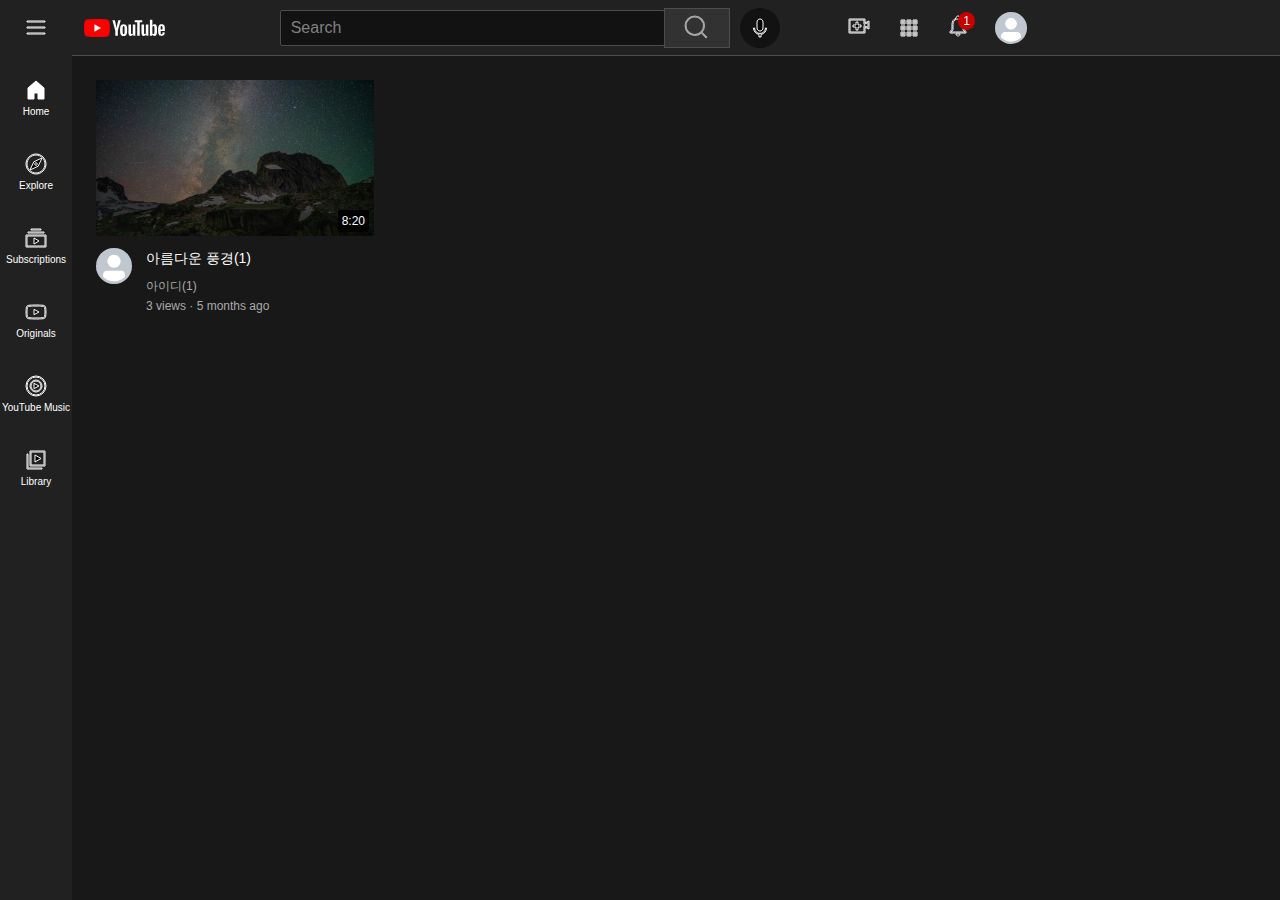
<file: index.html>
<!DOCTYPE html>
<html lang="en">
    <head>
        <meta charset="UTF-8">
        <meta name="viewport" content="width=device-width, initial-scale=1.0">
        <title>Youtube</title>
        <link rel="stylesheet" href="styles/general.css"/>
        <link rel="stylesheet" href="styles/header.css"/>
        <link rel="stylesheet" href="styles/video.css">
        <link rel="stylesheet" href="styles/sidebar.css">
    </head>
    <body>
        <header class="header">
            <section class="left-section">
                <img class="hamburger-menu" src="assets/icons/hamburger-menu.svg">
                <img class="youtube-logo" src="assets/icons/youtube-logo.svg"> 
            </section>
            <section class="middle-section">
                <form role="search" class="search-form">
                    <input class="search-bar" 
                        type="search" 
                        placeholder="Search" 
                        aria-label="Search">
                    <button type="submit" 
                            class="search-button" 
                            aria-label="Search">
                        <img class="search-icon" 
                            src="assets/icons/search.svg" 
                            alt="">
                        <span class="tooltip">Search</span>
                    </button>
                    <button type="button" 
                            class="voice-search-button" 
                            aria-label="Search with voice">
                        <img class="voice-search-icon" 
                            src="assets/icons/voice-search-icon.svg" 
                            alt="">
                        <span class="tooltip">Search with your voice</span>
                    </button>
                </form>
            </section>
            <section class="right-section">
                <div class="upload-icon-container">
                    <img class="upload-icon" src="assets/icons/upload.svg">
                    <div class="tooltip">Create</div>
                </div>
                <img class="youtube-apps-icon" src="assets/icons/youtube-apps.svg">
                <div class="notifications-icon-container">
                    <img class="notifications-icon" src="assets/icons/notifications.svg">
                    <div class="notifications-count">1</div>
                </div>
                <img class="current-user-picture" src="assets/images/avatars/avatar-1.png">
            </section>
            <section class="right-section">
                <nav class="sidebar">
                    <ul class="sidebar-list">
                        <li class="sidebar-item">
                            <a href="/" class="sidebar-link">
                                <img src="assets/icons/home.svg" alt="Home icon">
                                <span>Home</span>
                            </a>
                        </li>
                        <li class="sidebar-item">
                            <a href="/explore" class="sidebar-link">
                                <img src="assets/icons/explore.svg" alt="Explore icon">
                                <span>Explore</span>
                            </a>
                        </li>
                        <li class="sidebar-item">
                            <a href="/subscriptions" class="sidebar-link">
                                <img src="assets/icons/subscriptions.svg" alt="Subscriptions icon">
                                <span>Subscriptions</span>
                            </a>
                        </li>
                        <li class="sidebar-item">
                            <a href="/originals" class="sidebar-link">
                                <img src="assets/icons/originals.svg" alt="Originals icon">
                                <span>Originals</span>
                            </a>
                        </li>
                        <li class="sidebar-item">
                            <a href="/music" class="sidebar-link">
                                <img src="assets/icons/youtube-music.svg" alt="YouTube Music icon">
                                <span>YouTube Music</span>
                            </a>
                        </li>
                        <li class="sidebar-item">
                            <a href="/library" class="sidebar-link">
                                <img src="assets/icons/library.svg" alt="Library icon">
                                <span>Library</span>
                            </a>
                        </li>
                    </ul>
                </nav>
            </section>
        </header>
        <main>
            <section class="video-grid">
                <article class="video-card">
                    <div class="video-preview">
                        <div class="thumbnail-row">
                            <img class="thumbnail" src="assets/images/thumbnails/thumbnail-1.jpeg">
                            <div class="video-time">8:20</div>
                        </div>
                        <div class="video-info-grid">
                            <div class="channel-picture">
                                <img class="profile-picture" src="assets/images/avatars/avatar-1.png">
                            </div>
                            <div class="video-info">
                                <p class="video-title">
                                    아름다운 풍경(1)
                                </p>
                                <p class="video-author">
                                    아이디(1)
                                </p>
                                <p class="video-stats">
                                    3 views &#183; 5 months ago
                                </p>
                            </div>
                        </div>
                    </div>
                </article>
            </section>
        </main>
    </body>
</html>
</file>
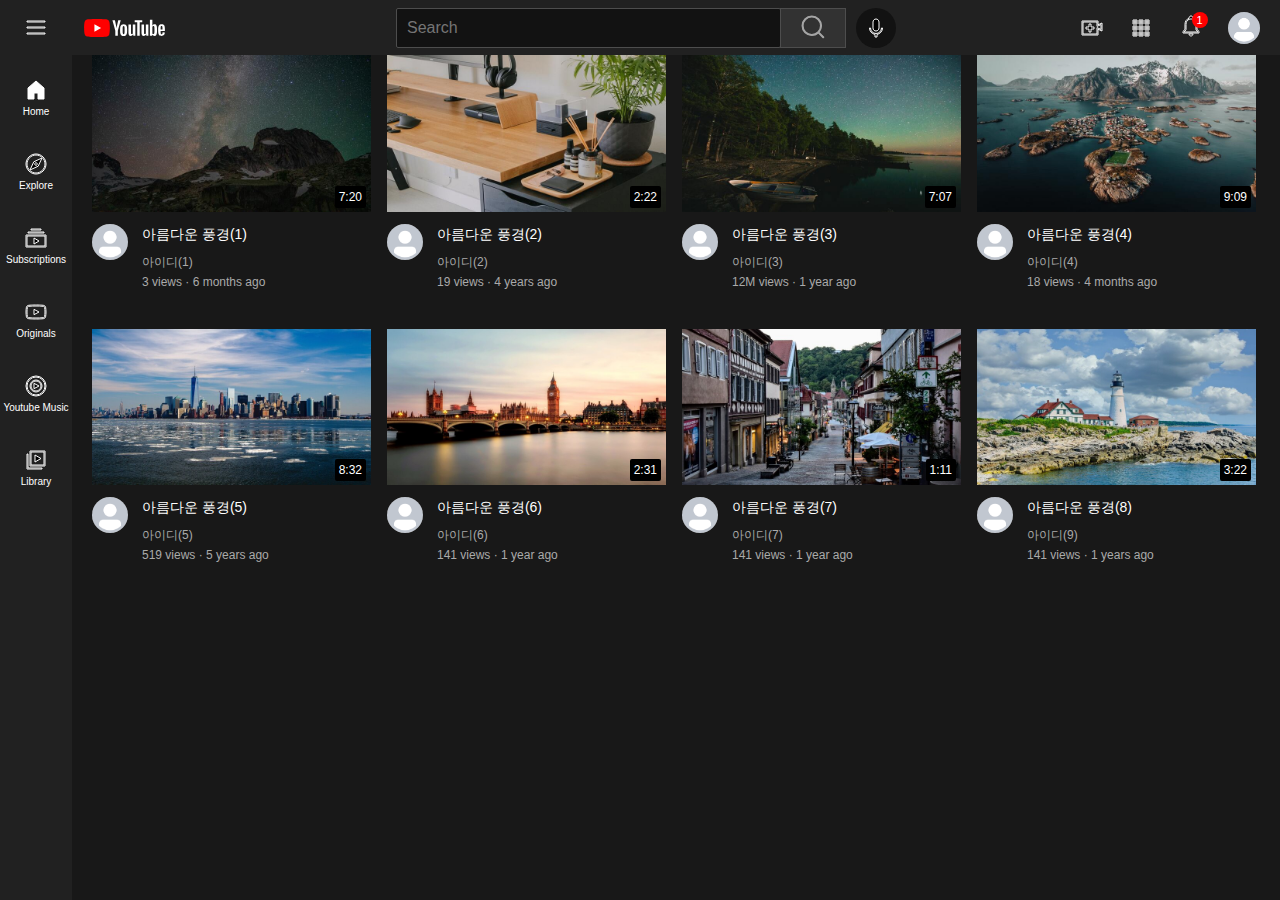
<file: style/index.html>
<!DOCTYPE html>
<html lang="en">
<head>
    <title>Document</title>
    <link rel="stylesheet" href="general.css">
    <link rel="stylesheet" href="header.css">
    <link rel="stylesheet" href="sidebar.css">
    <link rel="stylesheet" href="video.css">
</head>
<body>
     <header class="header">
        <div class="left-section">
            <img class="hamburger-menu" src="../assets/icons/hamburger-menu.svg">
            <img class="youtube-logo" src="../assets/icons/youtube-logo.svg" alt="youtube-logo">
        </div>
        <div class="middle-section">
            <input class="search-bar" type="text" placeholder="Search">
            <button class="search-button">
                <img class="search-icon" src="../assets/icons/search.svg">
                <div class="tooltip">Search</div>
            </button>
            <button class="voice-search-button">
                <img class="voice-search-icon" src="../assets/icons/voice-search-icon.svg">
                <div class="tooltip">Search with your voice</div>
            </button>
        </div>
        <div class="right-section">
            <div class="upload-icon-container">
                <img class="upload-icon" src="../assets/icons/upload.svg" alt="uplode">
                <div class="tooltip">Create</div>
            </div>
            <img class="youtube-apps-icon" src="../assets/icons/youtube-apps.svg">
            <div class="notifications-icon-container">
                <img class="notifications-icon" src="../assets/icons/notifications.svg">
                <div class="notifications-count">1</div>
            </div>
            <img class="current-user-picture" src="../assets/images/avatars/avatar-1.png">
        </div>
     </header>
     <nav class="sidebar">
        <div class="sidebar-link">
            <img src="../assets/icons/home.svg">
            <div>Home</div>
        </div>
        <div class="sidebar-link">
            <img src="../assets/icons/explore.svg">
            <div>Explore</div>
        </div>
        <div class="sidebar-link">
            <img src="../assets/icons/subscriptions.svg">
            <div>Subscriptions</div>
        </div>
        <div class="sidebar-link">
            <img src="../assets/icons/originals.svg">
            <div>Originals</div>
        </div>
        <div class="sidebar-link">
            <img src="../assets/icons/youtube-music.svg">
            <div>Youtube Music</div>
        </div>
        <div class="sidebar-link">
            <img src="../assets/icons/library.svg">
            <div>Library</div>
        </div>
     </nav>
     <main>
        <section class="video-grid">
            <div class="video-preview">
                <div class="thumbnail-row">
                    <img class="thumbnail" src="../assets/images/thumbnails/thumbnail-1.jpeg">
                    <div class="video-time">7:20</div>
                </div>
                <div class="video-info-grid">
                    <div class="channel-picture">
                        <img src="../assets/images/avatars/avatar-1.png" class="profile-picture">
                    </div>
                    <div class="video-info">
                        <p class="video-title">아름다운 풍경(1)</p>
                        <p class="video-author">아이디(1)</p>
                        <p class="video-stats">3 views &#183; 6 months ago</p>
                    </div>
                </div>
            </div>

            <div class="video-preview">
                <div class="thumbnail-row">
                    <img class="thumbnail" src="../assets/images/thumbnails/thumbnail-2.jpeg">
                    <div class="video-time">2:22</div>
                </div>
                <div class="video-info-grid">
                    <div class="channel-picture">
                        <img src="../assets/images/avatars/avatar-1.png" class="profile-picture">
                    </div>
                    <div class="video-info">
                        <p class="video-title">아름다운 풍경(2)</p>
                        <p class="video-author">아이디(2)</p>
                        <p class="video-stats">19 views &#183; 4 years ago</p>
                    </div>
                </div>
            </div>

            <div class="video-preview">
                <div class="thumbnail-row">
                    <img class="thumbnail" src="../assets/images/thumbnails/thumbnail-3.jpeg">
                    <div class="video-time">7:07</div>
                </div>
                <div class="video-info-grid">
                    <div class="channel-picture">
                        <img src="../assets/images/avatars/avatar-1.png" class="profile-picture">
                    </div>
                    <div class="video-info">
                        <p class="video-title">아름다운 풍경(3)</p>
                        <p class="video-author">아이디(3)</p>
                        <p class="video-stats">12M views &#183; 1 year ago</p>
                    </div>
                </div>
            </div>

            <div class="video-preview">
                <div class="thumbnail-row">
                    <img class="thumbnail" src="../assets/images/thumbnails/thumbnail-4.jpeg">
                    <div class="video-time">9:09</div>
                </div>
                <div class="video-info-grid">
                    <div class="channel-picture">
                        <img src="../assets/images/avatars/avatar-1.png" class="profile-picture">
                    </div>
                    <div class="video-info">
                        <p class="video-title">아름다운 풍경(4)</p>
                        <p class="video-author">아이디(4)</p>
                        <p class="video-stats">18 views &#183; 4 months ago</p>
                    </div>
                </div>
            </div>



            <div class="video-preview">
                <div class="thumbnail-row">
                    <img class="thumbnail" src="../assets/images/thumbnails/thumbnail-5.jpeg">
                    <div class="video-time">8:32</div>
                </div>
                <div class="video-info-grid">
                    <div class="channel-picture">
                        <img src="../assets/images/avatars/avatar-1.png" class="profile-picture">
                    </div>
                    <div class="video-info">
                        <p class="video-title">아름다운 풍경(5)</p>
                        <p class="video-author">아이디(5)</p>
                        <p class="video-stats">519 views &#183; 5 years ago</p>
                    </div>
                </div>
            </div>

            <div class="video-preview">
                <div class="thumbnail-row">
                    <img class="thumbnail" src="../assets/images/thumbnails/thumbnail-6.jpeg">
                    <div class="video-time">2:31</div>
                </div>
                <div class="video-info-grid">
                    <div class="channel-picture">
                        <img src="../assets/images/avatars/avatar-1.png" class="profile-picture">
                    </div>
                    <div class="video-info">
                        <p class="video-title">아름다운 풍경(6)</p>
                        <p class="video-author">아이디(6)</p>
                        <p class="video-stats">141 views &#183; 1 year ago</p>
                    </div>
                </div>
            </div>

            <div class="video-preview">
                <div class="thumbnail-row">
                    <img class="thumbnail" src="../assets/images/thumbnails/thumbnail-7.jpeg">
                    <div class="video-time">1:11</div>
                </div>
                <div class="video-info-grid">
                    <div class="channel-picture">
                        <img src="../assets/images/avatars/avatar-1.png" class="profile-picture">
                    </div>
                    <div class="video-info">
                        <p class="video-title">아름다운 풍경(7)</p>
                        <p class="video-author">아이디(7)</p>
                        <p class="video-stats">141 views &#183; 1 year ago</p>
                    </div>
                </div>
            </div>

            <div class="video-preview">
                <div class="thumbnail-row">
                    <img class="thumbnail" src="../assets/images/thumbnails/thumbnail-8.jpeg">
                    <div class="video-time">3:22</div>
                </div>
                <div class="video-info-grid">
                    <div class="channel-picture">
                        <img src="../assets/images/avatars/avatar-1.png" class="profile-picture">
                    </div>
                    <div class="video-info">
                        <p class="video-title">아름다운 풍경(8)</p>
                        <p class="video-author">아이디(9)</p>
                        <p class="video-stats">141 views &#183; 1 years ago</p>
                    </div>
                </div>
            </div>

        </section>
     </main>

    
</body>
</html>
</file>
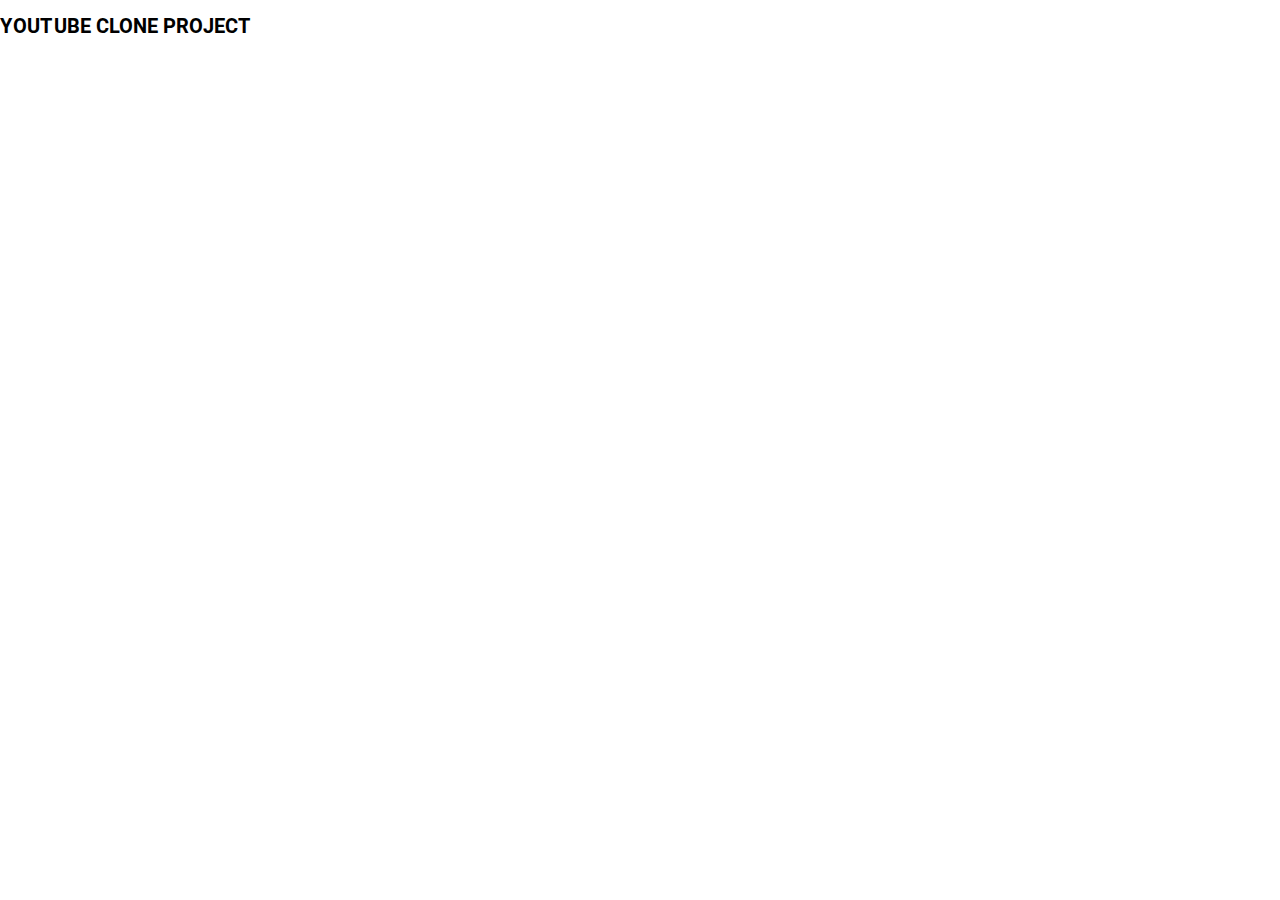
<file: src/pages/main/index.html>
<!DOCTYPE html>
<html lang="en">
  <head>
    <meta charset="UTF-8" />
    <meta name="viewport" content="width=device-width, initial-scale=1.0" />
    <title>Youtube-clone</title>
    <link rel="shortcut icon" href="/public/assets/images/logos/favicon.ico" type="image/x-icon">
    <link rel="icon" href="/public/assets/images/logos/favicon_32x32.png" sizes="32x32">
    <link rel="icon" href="/public/assets/images/logos/favicon_48x48.png" sizes="48x48">
    <link rel="icon" href="/public/assets/images/logos/favicon_96x96.png" sizes="96x96">
    <link rel="icon" href="/public/assets/images/logos/favicon_144x144.png" sizes="144x144">
    <link rel="stylesheet" href="/src/styles/global.css">
    <link rel="stylesheet" href="../../styles/normalize.css">
  </head>
  <body>
    <h1>YOUTUBE CLONE PROJECT</h1>

  </body>
</html>
</file>
<file: styles/general.css>
p {
    margin-top: 0;
    margin-bottom: 0;
}

body {
    font-family: Roboto, Arial;
    margin: 0;
    padding-top: 80px;
    padding-left: 96px;
    padding-right: 24px;
    background-color: #181818;
    color: white;
}
</file>
<file: styles/header.css>
.header {
    height: 55px;
    display: flex;
    flex-direction: row;
    justify-content: space-between;
    position: fixed;
    top: 0;
    left: 0;
    right: 0;
    z-index: 100;
    background-color: #212121FF;
    border-bottom: 1px solid #4D4D4DFF;
}

.left-section {
    display: flex;
    align-items: center;
}

.hamburger-menu {
    height: 24px;
    margin: 0 24px;
}

.youtube-logo {
    height: 70px;
}

.middle-section {
    flex: 1;
    margin: 0 35px 0 70px;
    max-width: 500px;
    display: flex;
    align-items: center;
}

.search-form {
    display: flex;
    flex: 1;
    align-items: center;
}

.search-bar {
    flex: 1;
    height: 36px;
    padding-left: 10px;
    font-size: 16px;
    border: 1px solid #4D4D4D;
    border-radius: 2px;
    background-color: #121212;
    color: white;
    width: 0;
}

.search-bar::placeholder {
    font-size: 16px;
    color: #808080;
}

.search-button,
.voice-search-button {
    display: flex;
    justify-content: center;
    align-items: center;
    position: relative;
}

.search-button {
    height: 40px;
    width: 66px;
    background-color: #323232;
    border: 1px solid #4D4D4D;
    margin: 0 10px 0 -1px;
}

.voice-search-button {
    height: 40px;
    width: 40px;
    border-radius: 50%;
    border: none;
    background-color: #121212;
}

.search-icon {
    height: 25px;
}

.voice-search-icon {
    height: 24px;
}

.tooltip {
    position: absolute;
    background-color: gray;
    color: white;
    padding: 4px 8px;
    border-radius: 2px;
    font-size: 12px;
    bottom: -30px;
    opacity: 0;
    transition: opacity 0.15s;
    white-space: nowrap;
    pointer-events: none;
}

.search-button:hover .tooltip,
.voice-search-button:hover .tooltip,
.upload-icon-container:hover .tooltip {
    opacity: 1;
}

.right-section {
    width: 180px;
    margin-right: 20px;
    display: flex;
    align-items: center;
    justify-content: space-between;
    flex-shrink: 0;
}

.upload-icon,
.youtube-apps-icon,
.notifications-icon {
    height: 24px;
}

.notifications-icon-container {
    position: relative;
}

.notifications-count {
    position: absolute;
    top: -2px;
    right: -5px;
    background-color: rgb(200, 0, 0);
    color: white;
    padding: 2px 5px;
    border-radius: 10px;
    font-size: 12px;
}

.current-user-picture {
    height: 32px;
    border-radius: 50%;
}
</file>
<file: styles/video.css>
.video-grid {
    display: grid;
    column-gap: 16px;
    row-gap: 40px;
}

@media (max-width: 750px) {
    .video-grid {
        grid-template-columns: 1fr 1fr;
    }
}

@media (min-width: 751px) and (max-width: 999px) {
    .video-grid {
        grid-template-columns: 1fr 1fr 1fr;
    }
}

@media (min-width: 1000px) {
    .video-grid {
        grid-template-columns: 1fr 1fr 1fr 1fr;
    }
}

.thumbnail-row {
    margin-bottom: 8px;
    position: relative;
}

.thumbnail {
    width: 100%;
}

.video-time {
    position: absolute;
    bottom: 8px;
    right: 5px;
    font-size: 12px;
    font-weight: 500px;
    padding: 4px;
    border-radius: 2px;
    background-color: black;
}

.video-info-grid {
    display: grid;
    grid-template-columns: 50px 1fr;
}

.profile-picture {
    width: 36px;
    border-radius: 50px;
}

.video-author {
    margin-bottom: 4px;
}

.video-title {
    margin-top: 0;
    font-size: 14px;
    font-weight: 500;
    line-height: 20px;
    margin-bottom: 10px;
}

.video-author,
.video-stats {
    font-size: 12px;
    color: #aaaaaa;
}
</file>
<file: styles/sidebar.css>
.sidebar {
    position: fixed;
    left: 0;
    bottom: 0;
    top: 55px;
    background-color: #212121FF;
    width: 72px;
    z-index: 200; 
    padding-top: 5px;
}

.sidebar-list {
    list-style: none;
    margin: 0;
    padding: 0;
}

.sidebar-link {
    height: 74px;
    display: flex;
    justify-content: center;
    align-items: center;
    flex-direction: column;
    cursor: pointer;
    font-size: 10px;
    text-decoration: none;
    color: white;
}

.sidebar-link:hover {
    background-color: #4D4D4D;
}

.sidebar-link img {
    height: 24px;
    margin-bottom: 4px;
}

.sidebar-link span {
    font-size: 10px;
}

.sidebar-item {
    height: 74px;
    display: flex;
    justify-content: center;
    align-items: center;
}
</file>
<file: style/general.css>
p{
    margin-top: 0;
    margin-bottom: 0;
}

body{
    font-family: Roboto, Arial;
    margin: 0;
    padding: 55px 24px 96px 0px;
    background-color: #181818;
    color: white;
}
</file>
<file: style/header.css>
.header {
    height: 55px;
    display: flex;
    flex-direction: row;
    justify-content: space-between;
    position: fixed;
    top: 0;
    left: 0;
    right: 0;
    z-index: 100;
    background-color: rgb(33,33,33);

}
/* left-section */
.left-section{
    display: flex;
    align-items: center;
}
.hamburger-menu{
    height: 24px;
    margin: 0 24px;
}
.youtube-logo{
    height: 70px;
}
.middle-section{
    flex-grow: 1;
    margin-left: 70px;
    margin-right: 35px;
    max-width: 500px;

    display: flex;
    align-items: center;
}
.search-button{
    height: 40px;
    width: 66px;
    background-color: #323232;
    border: 1px solid #4D4D4D;
    margin: 0 10px 0 -1px;
}
.search-bar{
    height: 36px;
    padding-left: 10px;
    font-size: 16px;
    border: 1px solid #4D4D4D;
    border-radius: 2px;
    background-color: #121212;
    flex: 1;
}
.search-bar::placeholder{
    font-size: 16px;
}
.search-icon{
    height: 25px;
}
.voice-search-button{
    height: 40px;
    width: 40px;
    border-radius: 20px;
    border: none;
    background-color: #121212;
}

.voice-search-icon{
    height: 24px;
}
/* right-section  */
.right-section{
    display: flex;
    flex-direction: row;
    justify-content: space-between;
    align-items: center;

    width: 180px;
    margin-right: 20px;
}
.upload-icon{
    height: 24px;
}
.youtube-apps-icon{
    height: 24px;
}

.notifications-icon-container{
    position: relative;
}

.notifications-icon{
    height: 24px;
}
.notifications-count{
    position: absolute;
    top: -2px;
    right: -5px;
    background-color: red;
    border-radius: 10px;
    font-size: 11px;
    color: white;
    padding: 2px 5px;
}
.current-user-picture{
    height: 32px;
    border-radius: 16px;
}
/* hover css */
.search-button,
.voice-search-button,
.upload-icon-container{
    position: relative;
    display: flex;
    justify-content: center;
    align-items: center;
}

.search-button .tooltip,
.voice-search-button .tooltip,
.upload-icon-container .tooltip{
    position: absolute;
    background-color: gray;
    bottom: -30px;
    padding: 4px 8px;
    border-radius: 2px;
    font-size: 12px;
    opacity: 0;
    transition: opacity 0.15s;
    white-space: nowrap;
    color: white;
}
.search-button:hover .tooltip,
.voice-search-button:hover .tooltip,
.upload-icon-container:hover .tooltip{
    opacity: 1;
}
</file>
<file: style/sidebar.css>
.sidebar{
    width: 72px;
    background-color: rgb(33,33,33);

    position: fixed; 
    left: 0;
    bottom: 0;
    top:55px;
    background-color: #212121FF;

    z-index: 200;
    padding-top:5px ;

}
.sidebar-link{
    display: flex;
    height: 74px;
    flex-direction: column;
    justify-content: center;
    align-items: center;
    font-size: 10px;
    cursor: pointer;
}
.sidebar-link:hover{
    background-color: #4d4d4d;
}
.sidebar-link img{
    height: 24px;
    margin-bottom: 4px;
}
.sidebar-link div{
    font-size: 10px;
}
</file>
<file: style/video.css>
main{
    margin-left: 92px;
}
.video-grid{
    display: grid;
    column-gap: 16px;
    row-gap: 40px;
}

.thumbnail-row{
    margin-bottom: 8px;
    position: relative;
}
.thumbnail{
    width: 100%;
}
.video-time{
    position: absolute;
    bottom: 8px;
    right: 5px;
    font-size: 12px;
    font-weight: 500;
    padding: 4px;
    border-radius: 2px;
    background-color: black;
}

.video-info-grid{
    display: grid;
    grid-template-columns: 50px 1fr;
}

.profile-picture{
    width: 36px;
    border-radius: 50px;
}
.video-author{
    margin-bottom : 4px;
}
.video-title{
    margin-top: 0;
    font-size: 14px;
    font-weight: 500;
    line-height: 20px;
    margin-bottom: 10px;
}
.video-author,
.video-stats{
    font-size: 12px;
    color: #AAAAAA;
}
@media (max-width : 750px){
    .video-grid{
        grid-template-columns: 1fr 1fr;
        /* fr : 사용 가능한 공간의 1등분 */
    }
}
@media (min-width : 751px) and (max-width : 999px){
    .video-grid{
        grid-template-columns: 1fr 1fr 1fr;
    }
}
@media (min-width : 1000px){
    .video-grid{
        grid-template-columns: 1fr 1fr 1fr 1fr;
    }
}
</file>
<file: src/styles/global.css>
/* Regular */
@font-face {
  font-family: 'Roboto';
  src: url('/public/assets/fonts/Roboto-Regular.woff2') format('woff2');
  font-weight: 400;
  font-style: normal;
  font-display: swap;
}

/* Medium */
@font-face {
  font-family: 'Roboto';
  src: url('/public/assets/fonts/Roboto-Medium.woff2') format('woff2');
  font-weight: 500;
  font-style: normal;
  font-display: swap;
}

/* Bold */
@font-face {
  font-family: 'Roboto';
  src: url('/public/assets/fonts/Roboto-Bold.woff2') format('woff2');
  font-weight: 700;
  font-style: normal;
  font-display: swap;
}

.screen-out {
  position: absolute !important;
  width: 1px !important;
  height: 1px !important;
  opacity: 0 !important;
  z-index: -999 !important;
}

*:not(:disabled):focus-visible {
  outline-width: 2px;
  outline-color: #fff;  
  outline-style: solid;
}

:root {
  --brand: #c4302b;
  --background: #181818;

  --black-500: #212121;
}
</file>
